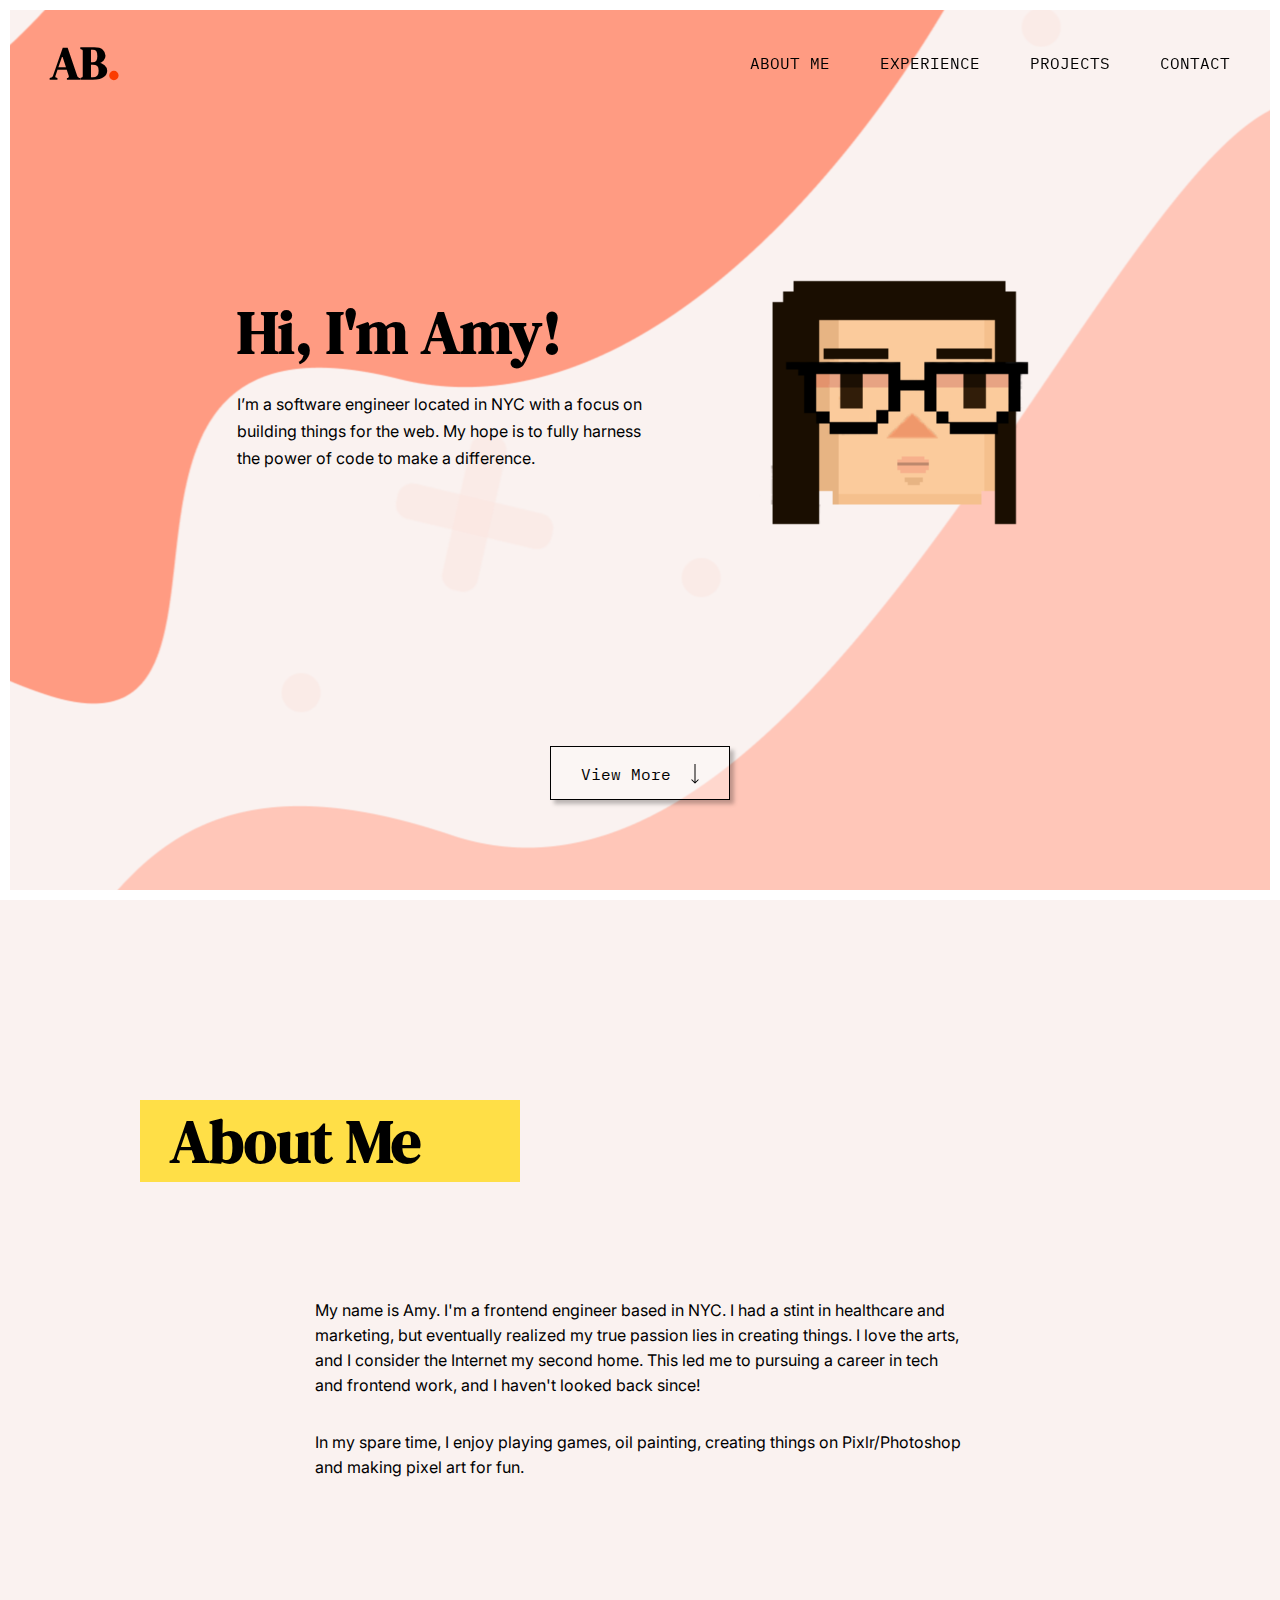
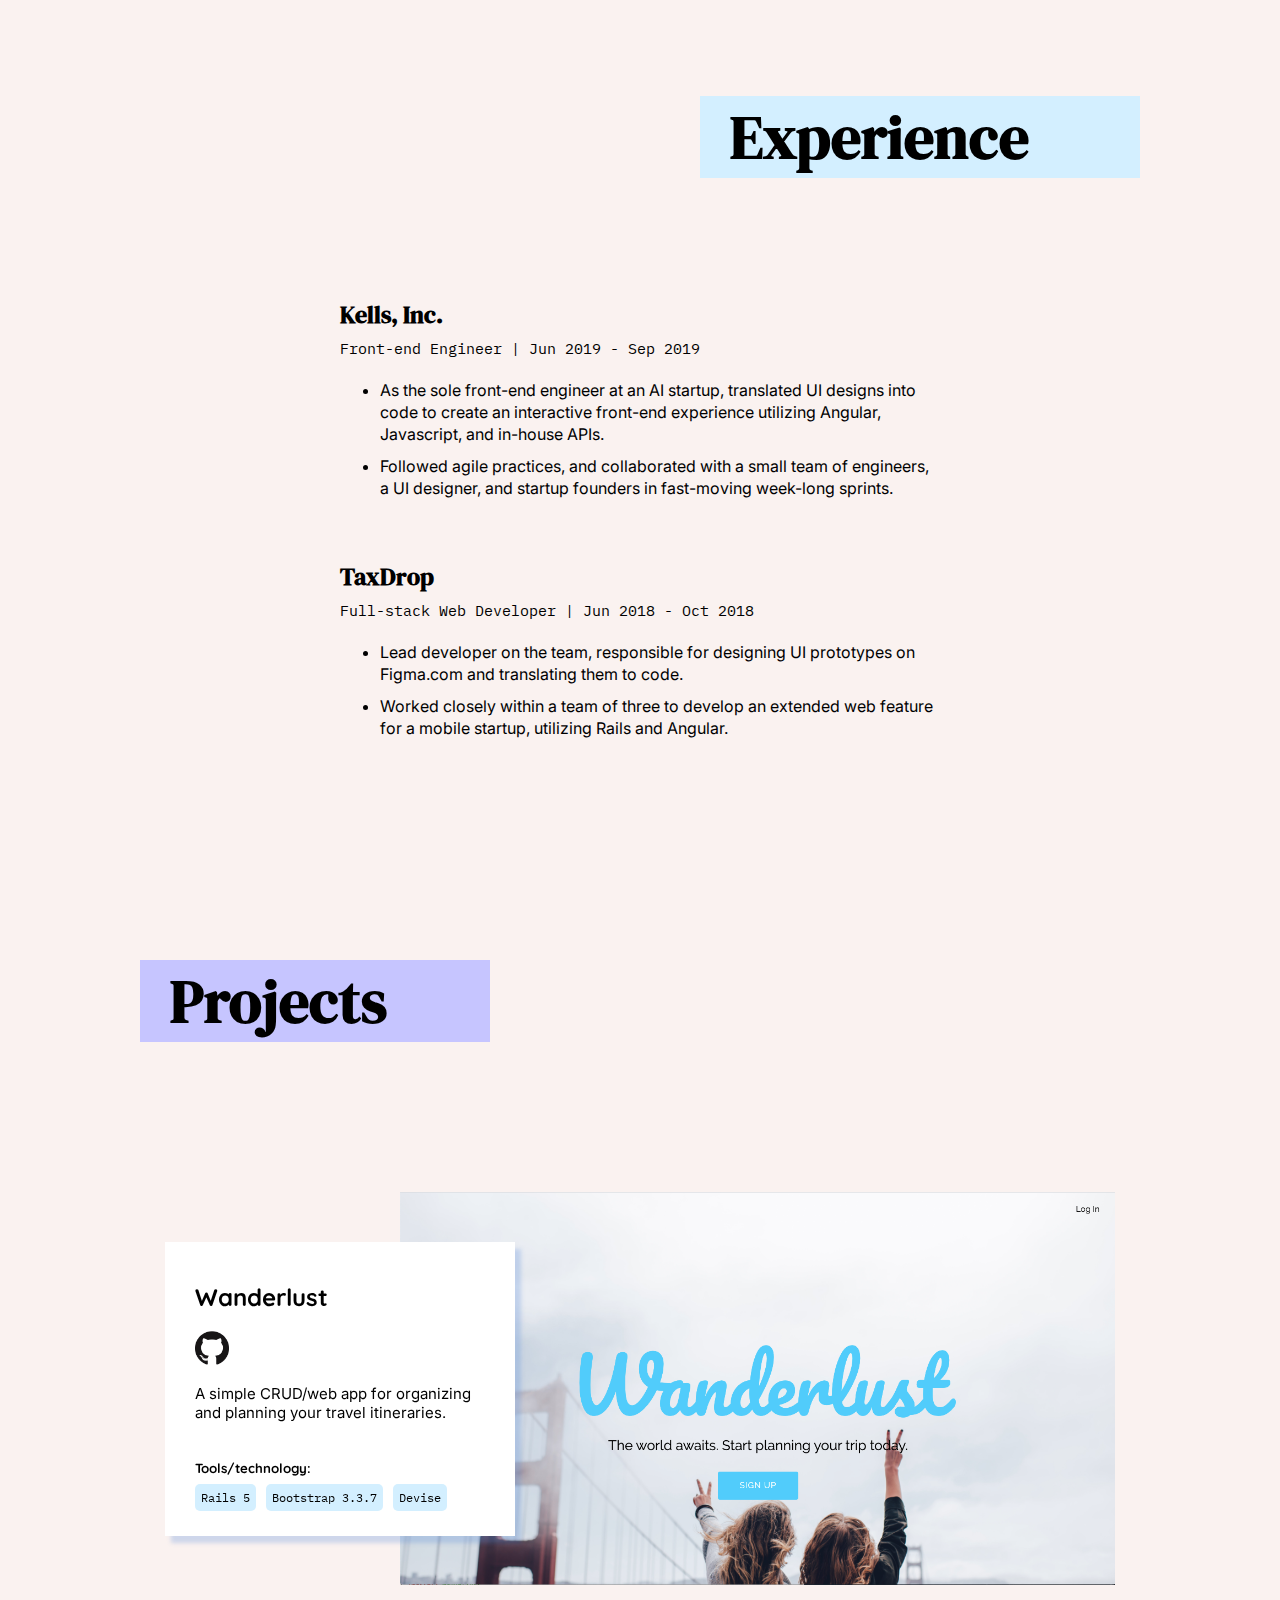
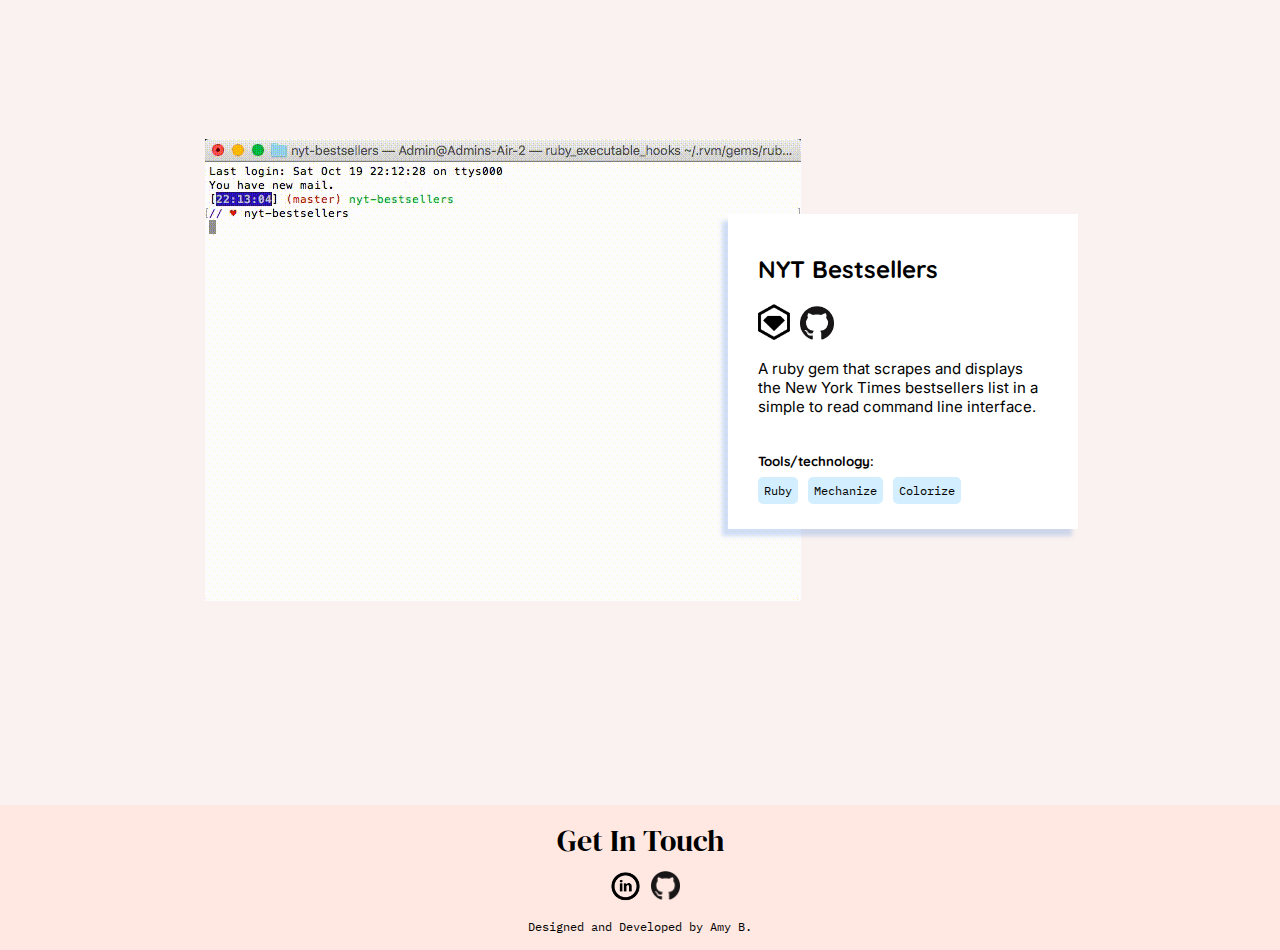
<file: index.html>
<!DOCTYPE html>
<head>
	<meta charset="utf-8">
	<meta name="viewport" content="width=device-width, initial-scale=1">
	<link rel="stylesheet" href="stylesheets/styles.css">
	<link rel="icon" href="assets/icon-1.png">
	<link href="https://fonts.googleapis.com/css?family=DM+Serif+Display|Quicksand:400,700|IBM+Plex+Mono:400,700|Inter&display=swap" rel="stylesheet">
	<title>Amy's Portfolio!</title>
</head>
<html id="main">
	<body>
		<main class="index-main-wrapper">
			<section class="home-section" id="home">
				<div id="navbar">
					<div class="left-nav inline">
						<h1>AB<span>.</span></h1>
					</div>
					<div class="right-nav inline">
						<ul>
							<li><a class="nav-links" href="#" onclick="scrollToSection(event, 'about')">ABOUT ME</a></li>
							<li><a class="nav-links" href="#" onclick="scrollToSection(event, 'experience')">EXPERIENCE</a></li>
							<li><a class="nav-links" href="#" onclick="scrollToSection(event, 'projects')">PROJECTS</a></li>
							<li><a class="nav-links" href="#" onclick="scrollToSection(event, 'contact')">CONTACT</a></li>
						</ul>
					</div>
				</div>
				<div class="intro-wrapper">
					<div class="intro">
						<div class="my-intro">
							<h1>Hi, I'm Amy!</h1>
							<p>
								I’m a software engineer located in NYC with a focus on building things for the web. 
								My hope is to fully harness the power of code to make a difference.
							</p>
						</div>
						<div class="portrait">
							<span class="portrait-icons">
								<img src="assets/icon-1.png" height="300" class="unhovered">
								<img src="assets/icon-2.png" height="300" class="hovered">
							</span>
						</div>
					</div>
				</div>
				<div class="view-more-wrapper">
					<div class="view-more-btn" onclick="scrollToSection(event, 'about')">
						<span>View More</span>
						<img src="assets/arrow.png">
					</div>
				</div>
			</section>
			<section id="about">
				<div class="about-header">
					<h1>About Me</h1>
				</div>
				<div class="content">		
					<div class="copy">
						<p>
							My name is Amy. I'm a frontend engineer based in NYC. I had a stint in healthcare and marketing, but eventually realized my true passion lies in creating things.  
							I love the arts, and I consider the Internet my second home. This led me to pursuing a career in tech and frontend work, and I haven't looked back since! 
						</p>
						<p>
							In my spare time, I enjoy playing games, oil painting, creating things on Pixlr/Photoshop and making pixel art for fun.
						</p>
					</div>
				</div>
			</section>
			<section id="experience">
				<div class="exp-header">
					<h1>Experience</h1>
				</div>
				<div class="content">
					<div class="work">
						<h2>Kells, Inc.</h2>
						<p>Front-end Engineer | Jun 2019 - Sep 2019</p>
						<ul>
							<li>As the sole front-end engineer at an AI startup, translated UI designs into code to create an interactive front-end experience utilizing Angular, Javascript, and in-house APIs.</li>
							<li>Followed agile practices, and collaborated with a small team of engineers, a UI designer, and startup founders in fast-moving week-long sprints. </li>
						</ul>
					</div>
					<div class="work" style="margin-top: 20px;">
						<h2>TaxDrop</h2>
						<p>Full-stack Web Developer | Jun 2018 - Oct 2018</p>
						<ul>
							<li>Lead developer on the team, responsible for designing UI prototypes on Figma.com and translating them to code.</li>
							<li>Worked closely within a team of three to develop an extended web feature for a mobile startup, utilizing Rails and Angular.</li>
						</ul>
					</div>
				</div>
			</section>
			<section id="projects">
				<div class="projects-header">
					<h1>Projects</h1>
				</div>
				<div class="content">
					<div class="description wanderlust">
						<h2>Wanderlust</h2>
						<div class="external-links">
							<a href="https://github.com/aback223/wanderlust"><img class="github-logo" src="assets/github-logo.png"></a>
						</div>
						<p>A simple CRUD/web app for organizing and planning your travel itineraries.</p>
						<div class="tools-used">
							<h5>Tools/technology:</h5>
							<div class="tools-list">
								<span>Rails 5</span>
								<span>Bootstrap 3.3.7</span>
								<span>Devise</span>
							</div>
						</div>
					</div>
					<div class="screenshot wanderlust">
						<img src="assets/Wanderlust.png">
					</div>
				</div>
				<div class="content">
					<div class="description">
						<h2>NYT Bestsellers</h2>
						<div class="external-links">
							<a href="https://rubygems.org/gems/nyt-bestsellers"><img class="rubygems-logo" src="assets/rubygems-logo.png"></a>
							<a href="https://github.com/aback223/nyt-bestsellers"><img class="github-logo" src="assets/github-logo.png"></a>
						</div>
						<p>A ruby gem that scrapes and displays the New York Times bestsellers list in a simple to read command line interface.</p>
						<div class="tools-used">
							<h5>Tools/technology:</h5>
							<div class="tools-list">
								<span>Ruby</span>
								<span>Mechanize</span>
								<span>Colorize</span>
							</div>
						</div>
					</div>
					<div class="screenshot">
						<img src="assets/nyt-demo.gif">
					</div>
				</div>
			</section>
			<section id="contact">
				<div class="content-container">
					<div class="contact-header">
						<a href="mailto:aback1227@gmail.com">Get In Touch</a>
					</div>
					<div class="contact-info">
						<ul>
							<li><a class="nav-links" href="#" style="margin: 0;"><img class="company-logos" src="assets/lin-logo.png" height="32px"></a></li>
							<li><a class="nav-links" href="https://github.com/aback223" style="margin: 0;"><img class="company-logos" src="assets/github-logo.png" height="29px"></a></li>
						</ul>
					</div>
					<div class="footer">
						<h4>Designed and Developed by Amy B.</h4>
					</div>
				</div>
			</section>
		</main>
		<!-- <div style="position: absolute; bottom: 0; right: 4px; font-size: 14px">
			Artwork and website created by Amy 
		</div> -->
	</body>
	<script src="js/script.js"></script>
</html>
</file>
<file: stylesheets/styles.css>
/** Html/Body/universal font **/
html {
	background-color: #FAF2F0;
	scroll-behavior: smooth;
}

html#main {
	height: 100vh;
	background-color: #FAF2F0;
	width: 100%;
}

body {
	margin: 0;
	font-family: 'IBM Plex Mono', monospace;
	height: 100%;
	width: 100%;
}

h1, h2, h3 {
	font-family: 'DM Serif Display', serif;
}

h4 {
	font-family: 'IBM Plex Mono', monospace;
	font-weight: normal;
	font-size: 12px;
}

/** Navbar **/

#navbar {
	height: 125px;
	position: fixed;
	top: 0;
	left: 0;
	width: 100%;
	display: flex;
	justify-content: space-between;
	box-sizing: border-box;
	padding: 0 50px;
	transition: background-color 0.5s ease;
	z-index: 1;
	min-width: 1030px;
}

.sticky {
	position: fixed;
	top: 0;
	background-color: rgba(250, 242, 240, 0.7);
}

.left-nav h1 {
	font-size: 46px;
	cursor: pointer;
}

.left-nav span {
	color: #FB3C00;
}

.company-logos {
	vertical-align: middle;
}

.inline {
	display: inline-block;
}

.right-nav {
	height: 100%;
	display: flex;
	align-items: center;
}

.right-nav ul li {
	display: inline-block; 
}

a, a:visited {
	font-family: 'IBM Plex Mono', monospace;
	text-decoration: none;
	color: black;
}

a.nav-links:hover, a.nav-links:active {
	color: #FB3C00;
	font-weight: bold;
}

a.nav-links {
 	margin-left: 40px;	
}

/** Intro Page**/

main.index-main-wrapper {
	height: 100vh;
	width: 100%;
	min-width: 1030px;
}

.intro-wrapper {
	height: calc(100% - 345px);
	display: flex;
	align-items: center;
	position: relative;
	top: 125px;
}

main h1 {
	font-size: 60px;
}

.my-intro, .portrait {
	display: inline-block;
	vertical-align: top;
}

.my-intro {
	width: 473px;
	margin-right: 30px;
	height: 100%;
}

.my-intro p {
	line-height: 27px;
  width: 90%;
	margin-top: -22px;
	font-family: 'Inter', sans-serif;
	font-size: 16px;
}

.hovered {
	display: none;
}

span.portrait-icons:hover .unhovered {
	display: none;
}

span.portrait-icons:hover .hovered {
	display: inline;
}

.view-more-wrapper {
	position: absolute;
	bottom: 100px;
	background-color: rgba(255, 255, 255, 0.3);
	box-shadow: 4px 4px 4px rgba(0, 0 , 0, 0.25);
	transition: background-color 0.4s ease;
}

.view-more-btn {
	display: inline-block;
	cursor: pointer;
	border: 1px solid black;
	padding: 15px 30px;
}

.view-more-wrapper:hover {
	background-color: #D3EFFF;
}

.view-more-btn span, 
.view-more-btn img {
vertical-align: middle;
}

.view-more-btn span {
	margin-right: 10px;
}

/** Sections **/

.home-section {
	height: 100vh;
	display: flex;
	align-items: center;
	flex-direction: column;
	box-sizing: border-box;
	border: 10px solid white;
	background: url("../assets/bg.png") no-repeat center center fixed;
	background-size: 2600px 1440px;
}

#about, #experience, #projects {
	/* height: 100vh; */
	background-color: #FAF2F0;
	width: 1000px;
	margin: 0 auto;
}

#experience, #projects {
	/* margin-top: 280px; */
  padding-top: 200px;
}

/** About Me Section **/

#about {
	padding-top: 200px;
}

.about-header {
	background-color: #FFDF47;
	width: 350px;
	padding-left: 30px;
}

.about-header h1 {
	margin: 0;
}

#about .content {
	display: flex;
	flex-direction: row;
	line-height: 25px;
	margin-top: 100px;
	font-family: 'Inter', sans-serif
}

.copy {
	width: 65%;
	display: flex;
	flex-direction: column;
	justify-content: ceneter;
	margin: 0 auto;
}

.visual	{
	width: 60%;
}

/** Experience Section **/

.exp-header {
	width: 410px;
	display: flex;
	padding-left: 30px;
	background-color: #D3EFFF;
	float: right;
}

.exp-header h1 {
	margin: 0;
}

#experience .content {
	clear: both;
    padding-top: 100px;
    display: flex;
    align-items: center;
		flex-direction: column;
		width: 60%;
		margin: 0 auto;
}

.work p {
	margin-top: -12px;
	font-size: 15px;
}

.work ul li {
	font-family: 'Inter', sans-serif;
	padding: 5px 0;
	line-height: 22px;
}

/** Projects Section **/

.projects-header {
		width: 350px;
    background-color: #C6C5FF;
}

#projects h1 {
	margin: 0;
	padding-left: 30px;
}

#projects .content {
	position: relative;
	width: 100%;
	margin-top: 150px;
}

.description {
	width: 350px;
	background-color: white;
	box-sizing: border-box;
	padding: 20px 30px 30px 30px;
	box-shadow: -6px 7px 4px rgba(75, 132, 218, 0.25);
	display: flex;
	flex-direction: column;
	top: 75px;
	right: 62px;
	position: absolute;
	z-index: 1;
}

.description h2 {
	/* font-family: 'IBM Plex Mono', monospace; */
	font-family: 'Quicksand', sans-serif;
	font-weight: bold;
}

.description p {
	font-size: 15px;
	font-family: 'Inter', sans-serif;
}

.screenshot {
	margin-left: 65px;
	position: relative;
}

.github-logo {
	width: 34px;
}

.rubygems-logo {
	width: 32px;
}

.tools-used h5 {
	margin-bottom: 10px;
	font-family: 'Quicksand', sans-serif;
}

.tools-list span {
	background-color: #D3EFFF;
	padding: 6px;
	border-radius: 5px;
	font-size: 12px;
}

/** Wanderlust **/

.wanderlust.screenshot {
	right: -195px;
}

.wanderlust.screenshot img {
	width: 715px;
}

.description.wanderlust {
	left: 25px;
	top: 50px;
	box-shadow: 6px 7px 4px rgba(75, 132, 218, 0.25);
}

/** Contact Section **/

#contact {
	background-color: #FFE8E2;
	margin-top: 200px;
	padding-top: 15px;
}

.wave {
	width: 100%;
	position: relative;
}

.contact-header {
	display: flex;
	justify-content: center;
	font-size: 30px;
	margin: 0;
}

.contact-header a {
	font-family: 'DM Serif Display', serif;
}

.contact-header a:hover {
	color: #FB3C00;
}

.contact-info ul {
	display: flex;
	justify-content: center;
	flex-direction: row;
	list-style-type: none;
	padding: 0;
	margin: 10px 0 0 0;
}

.contact-info ul li {
	margin-left: 10px;
}

.footer {
	display: flex;
	justify-content: center;
	width: 100%;
}
</file>
